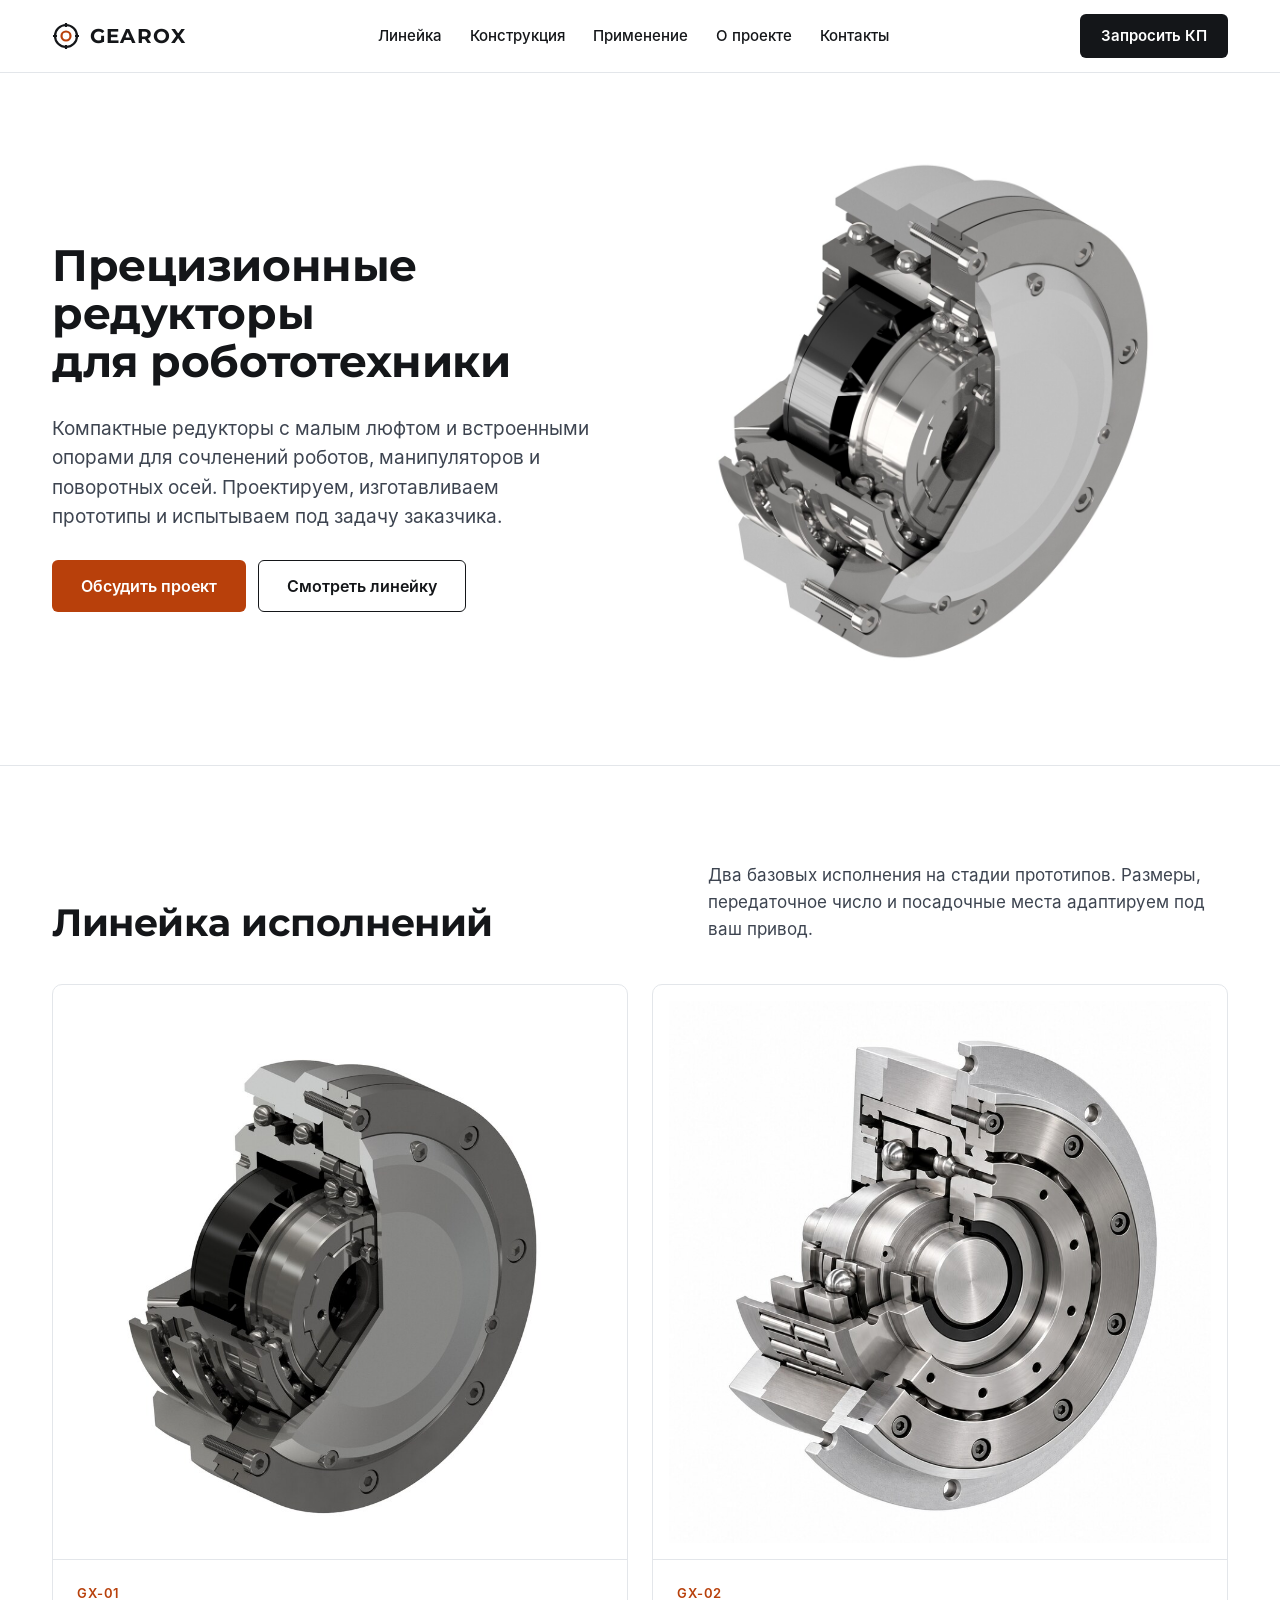
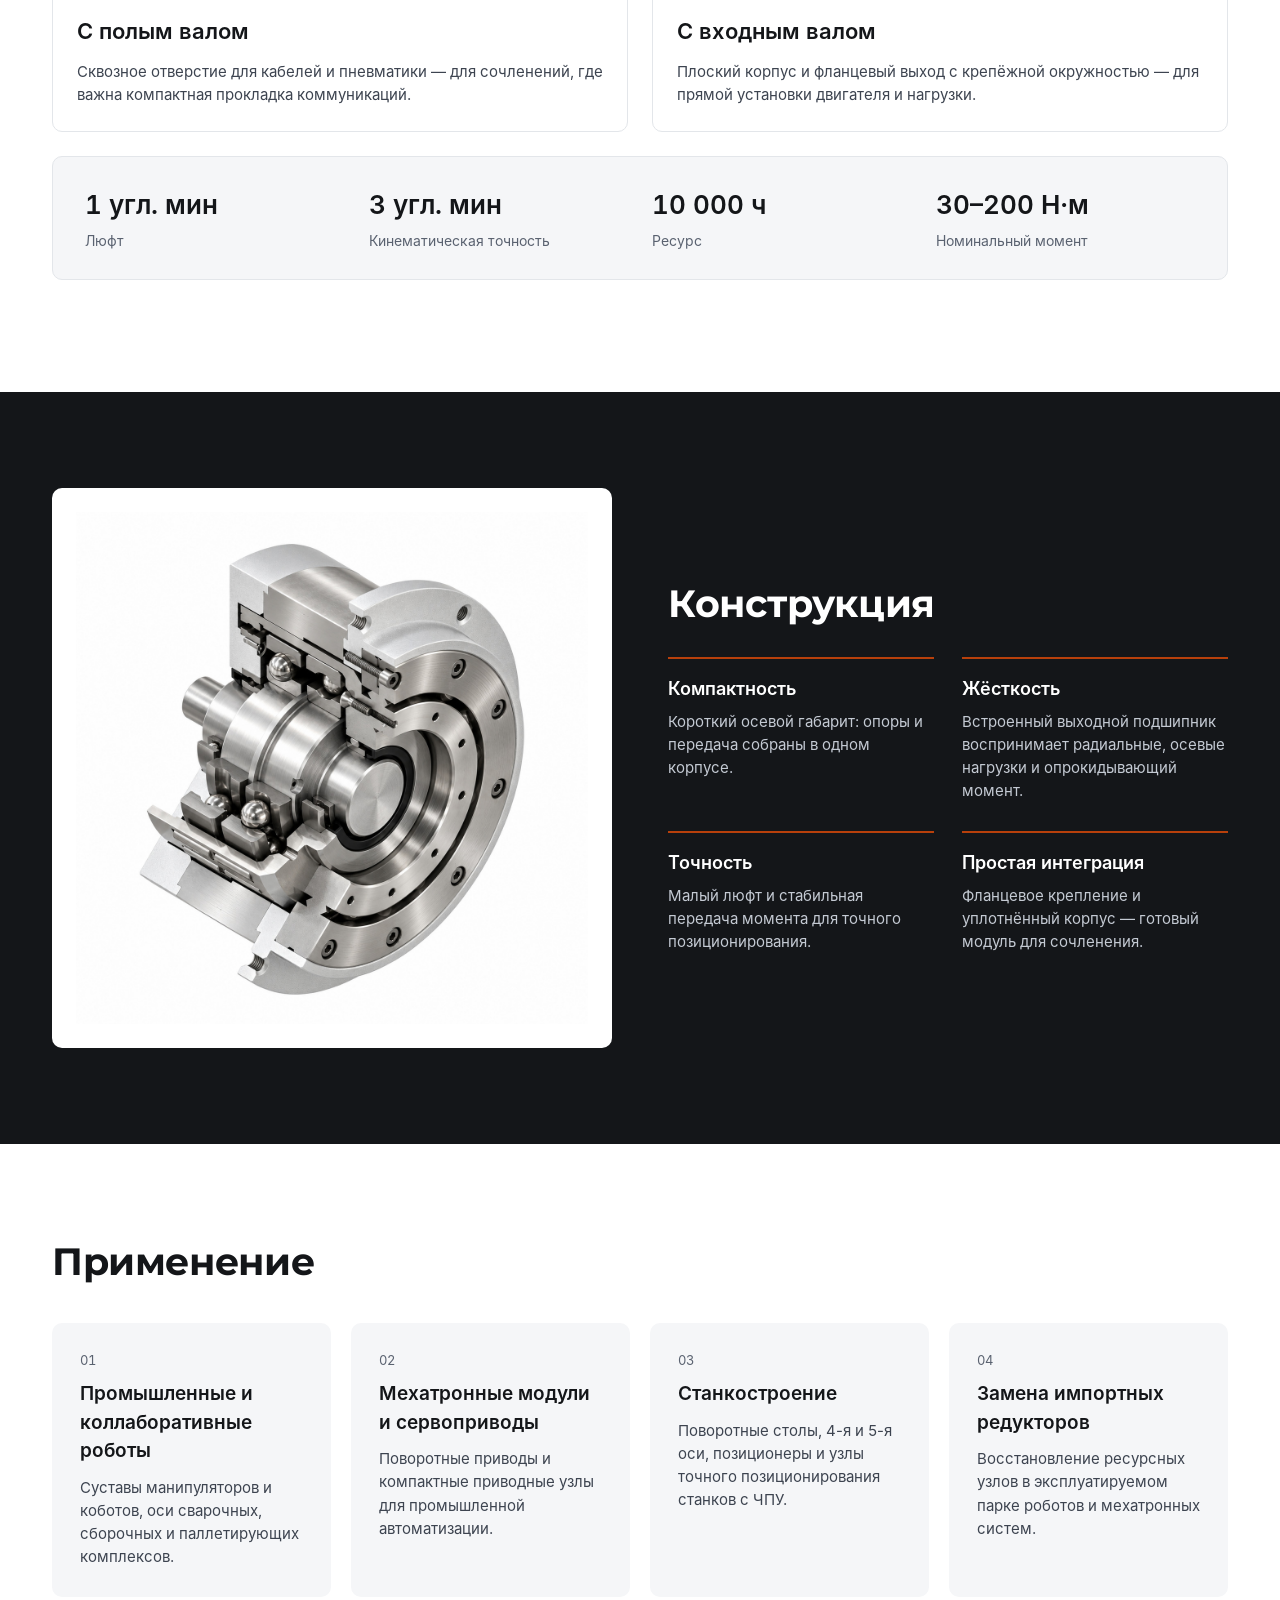
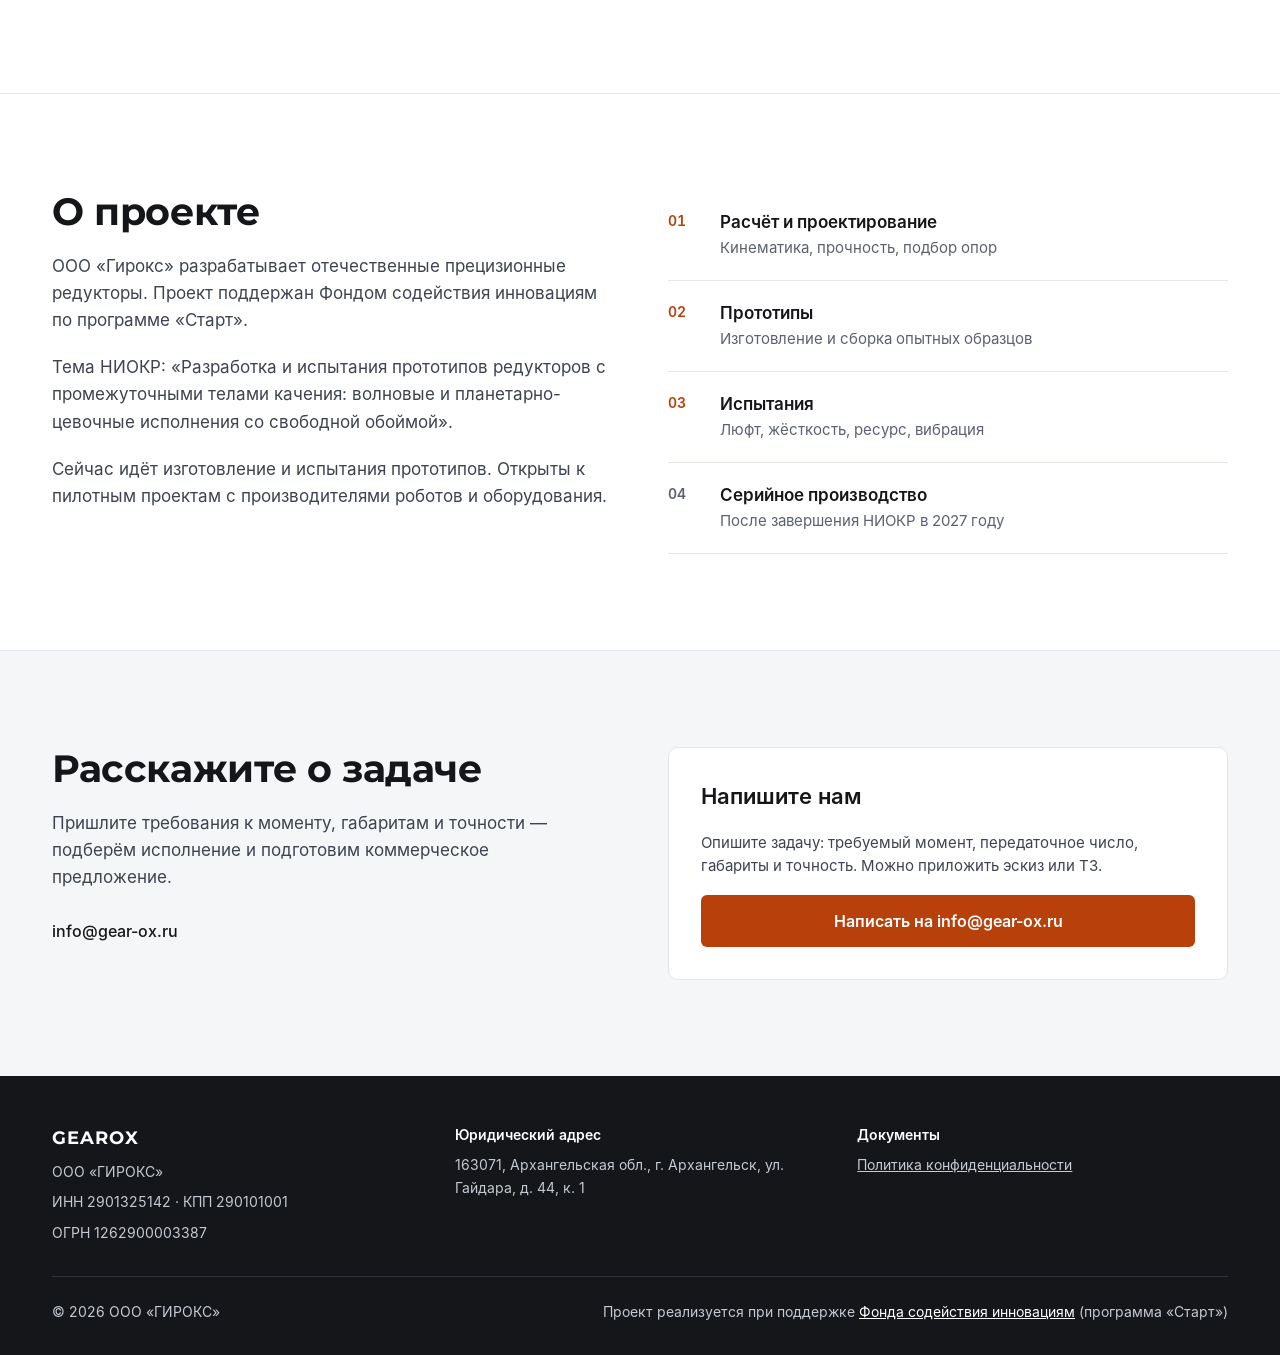
<file: index.html>
<!doctype html>
<html lang="ru">
<head>
<meta charset="utf-8">
<meta name="viewport" content="width=device-width, initial-scale=1">
<title>Gearox — прецизионные редукторы для робототехники | ООО «ГИРОКС»</title>
<meta name="description" content="Разработка и испытания прецизионных редукторов с промежуточными телами качения для роботов, мехатронных модулей и станков. Люфт 1 угл. мин, ресурс 10 000 ч, момент 30–200 Н·м.">
<link rel="canonical" href="https://gear-ox.ru/">
<meta name="robots" content="index, follow">
<meta name="theme-color" content="#141619">
<link rel="icon" href="favicon.svg" type="image/svg+xml">
<link rel="icon" href="favicon.ico" sizes="32x32">
<link rel="apple-touch-icon" href="apple-touch-icon.png">
<meta property="og:type" content="website">
<meta property="og:locale" content="ru_RU">
<meta property="og:site_name" content="Gearox">
<meta property="og:title" content="Gearox — прецизионные редукторы для робототехники">
<meta property="og:description" content="Компактные редукторы с малым люфтом для роботов, мехатронных модулей и станков. ООО «ГИРОКС».">
<meta property="og:url" content="https://gear-ox.ru/">
<meta property="og:image" content="https://gear-ox.ru/assets/img/og.jpg">
<meta property="og:image:width" content="1200">
<meta property="og:image:height" content="630">
<meta name="twitter:card" content="summary_large_image">
<link rel="preload" href="assets/fonts/montserrat-700.woff" as="font" type="font/woff" crossorigin>
<link rel="stylesheet" href="assets/style.css">
<script type="application/ld+json">
{"@context":"https://schema.org","@type":"Organization","name":"ООО «ГИРОКС»","alternateName":"Gearox","url":"https://gear-ox.ru/","logo":"https://gear-ox.ru/favicon.svg","email":"info@gear-ox.ru","taxID":"2901325142"}
</script>
</head>
<body>
<a class="skip" href="#main">Перейти к содержимому</a>

<header class="header">
<div class="wrap">
<a class="logo" href="#top" aria-label="Gearox — на главную">
<svg width="28" height="28" viewBox="0 0 28 28" fill="none" aria-hidden="true"><circle cx="14" cy="14" r="11" stroke="#141619" stroke-width="2.2"/><circle cx="14" cy="14" r="4.5" stroke="#B8400B" stroke-width="2.2"/><path d="M14 1v4M14 23v4M1 14h4M23 14h4" stroke="#141619" stroke-width="2.2"/></svg>
<span>GEAROX</span>
</a>
<nav class="nav" aria-label="Основная навигация">
<a href="#line">Линейка</a>
<a href="#design">Конструкция</a>
<a href="#apps">Применение</a>
<a href="#about">О проекте</a>
<a href="#contact">Контакты</a>
</nav>
<a class="btn btn-dark" href="#contact">Запросить КП</a>
</div>
</header>

<main id="main">

<section id="top" class="wrap hero">
<div class="hero-text">
<h1>Прецизионные редукторы для&nbsp;робототехники</h1>
<p class="lead">Компактные редукторы с малым люфтом и встроенными опорами для сочленений роботов, манипуляторов и поворотных осей. Проектируем, изготавливаем прототипы и испытываем под задачу заказчика.</p>
<div class="actions">
<a class="btn btn-accent" href="#contact">Обсудить проект</a>
<a class="btn btn-outline" href="#line">Смотреть линейку</a>
</div>
</div>
<div class="hero-img">
<img src="assets/img/hero.jpg" width="1200" height="1200" alt="Редуктор Gearox в разрезе: корпус, тела качения и выходной фланец" fetchpriority="high">
</div>
</section>

<div class="rule"></div>

<section id="line" class="wrap section">
<div class="section-head">
<h2>Линейка исполнений</h2>
<p class="body">Два базовых исполнения на стадии прототипов. Размеры, передаточное число и посадочные места адаптируем под ваш привод.</p>
</div>
<div class="cards">
<article class="card">
<div class="card-img"><img src="assets/img/gx-01.jpg" width="900" height="900" loading="lazy" alt="Исполнение GX-01 с полым валом, разрез"></div>
<div class="card-body">
<div class="label">GX-01</div>
<h3>С полым валом</h3>
<p class="small">Сквозное отверстие для кабелей и пневматики — для сочленений, где важна компактная прокладка коммуникаций.</p>
</div>
</article>
<article class="card">
<div class="card-img"><img src="assets/img/gx-02.jpg" width="900" height="900" loading="lazy" alt="Исполнение GX-02 с входным валом, разрез"></div>
<div class="card-body">
<div class="label">GX-02</div>
<h3>С входным валом</h3>
<p class="small">Плоский корпус и фланцевый выход с крепёжной окружностью — для прямой установки двигателя и нагрузки.</p>
</div>
</article>
</div>
<dl class="specs" aria-label="Характеристики">
<div><dt>Люфт</dt><dd>1 угл. мин</dd></div>
<div><dt>Кинематическая точность</dt><dd>3 угл. мин</dd></div>
<div><dt>Ресурс</dt><dd>10&nbsp;000 ч</dd></div>
<div><dt>Номинальный момент</dt><dd>30–200 Н·м</dd></div>
</dl>
</section>

<section id="design" class="dark">
<div class="wrap section design">
<div class="design-img"><img src="assets/img/design.jpg" width="1254" height="1254" loading="lazy" alt="Разрез редуктора: корпус, шариковые и роликовые опоры, уплотнение"></div>
<div>
<h2>Конструкция</h2>
<div class="features">
<div><h3>Компактность</h3><p>Короткий осевой габарит: опоры и передача собраны в одном корпусе.</p></div>
<div><h3>Жёсткость</h3><p>Встроенный выходной подшипник воспринимает радиальные, осевые нагрузки и опрокидывающий момент.</p></div>
<div><h3>Точность</h3><p>Малый люфт и стабильная передача момента для точного позиционирования.</p></div>
<div><h3>Простая интеграция</h3><p>Фланцевое крепление и уплотнённый корпус — готовый модуль для сочленения.</p></div>
</div>
</div>
</div>
</section>

<section id="apps" class="wrap section">
<h2>Применение</h2>
<div class="apps">
<div class="app"><div class="num">01</div><h3>Промышленные и коллаборативные роботы</h3><p class="small">Суставы манипуляторов и коботов, оси сварочных, сборочных и паллетирующих комплексов.</p></div>
<div class="app"><div class="num">02</div><h3>Мехатронные модули и сервоприводы</h3><p class="small">Поворотные приводы и компактные приводные узлы для промышленной автоматизации.</p></div>
<div class="app"><div class="num">03</div><h3>Станкостроение</h3><p class="small">Поворотные столы, 4-я и 5-я оси, позиционеры и узлы точного позиционирования станков с ЧПУ.</p></div>
<div class="app"><div class="num">04</div><h3>Замена импортных редукторов</h3><p class="small">Восстановление ресурсных узлов в эксплуатируемом парке роботов и мехатронных систем.</p></div>
</div>
</section>

<section id="about" class="rule">
<div class="wrap section two">
<div class="stack">
<h2>О проекте</h2>
<p class="body">ООО «Гирокс» разрабатывает отечественные прецизионные редукторы. Проект поддержан Фондом содействия инновациям по программе «Старт».</p>
<p class="body">Тема НИОКР: «Разработка и испытания прототипов редукторов с промежуточными телами качения: волновые и планетарно-цевочные исполнения со свободной обоймой».</p>
<p class="body">Сейчас идёт изготовление и испытания прототипов. Открыты к пилотным проектам с производителями роботов и оборудования.</p>
</div>
<ol class="steps">
<li><span class="n">01</span><div><strong>Расчёт и проектирование</strong><span class="d">Кинематика, прочность, подбор опор</span></div></li>
<li><span class="n">02</span><div><strong>Прототипы</strong><span class="d">Изготовление и сборка опытных образцов</span></div></li>
<li><span class="n">03</span><div><strong>Испытания</strong><span class="d">Люфт, жёсткость, ресурс, вибрация</span></div></li>
<li><span class="n off">04</span><div><strong>Серийное производство</strong><span class="d">После завершения НИОКР в 2027 году</span></div></li>
</ol>
</div>
</section>

<section id="contact" class="contact">
<div class="wrap section two">
<div class="stack">
<h2>Расскажите о задаче</h2>
<p class="body">Пришлите требования к моменту, габаритам и точности — подберём исполнение и подготовим коммерческое предложение.</p>
<div class="contacts">
<a href="mailto:info@gear-ox.ru">info@gear-ox.ru</a>
</div>
</div>
<div class="form">
<h3 style="font-size:22px">Напишите нам</h3>
<p class="small">Опишите задачу: требуемый момент, передаточное число, габариты и точность. Можно приложить эскиз или ТЗ.</p>
<a class="btn btn-accent" href="mailto:info@gear-ox.ru?subject=%D0%97%D0%B0%D0%BF%D1%80%D0%BE%D1%81%20%D1%81%20%D1%81%D0%B0%D0%B9%D1%82%D0%B0%20Gearox">Написать на info@gear-ox.ru</a>
</div>
</div>
</section>

</main>

<footer class="footer">
<div class="wrap">
<div class="footer-grid">
<div><span class="brand">GEAROX</span><span>ООО «ГИРОКС»</span><span>ИНН 2901325142 · КПП 290101001</span><span>ОГРН 1262900003387</span></div>
<div><span class="t">Юридический адрес</span><span>163071, Архангельская обл., г. Архангельск, ул. Гайдара, д. 44, к. 1</span></div>
<div><span class="t">Документы</span><a href="privacy.html">Политика конфиденциальности</a></div>
</div>
<div class="footer-bottom"><span>© 2026 ООО «ГИРОКС»</span><span>Проект реализуется при поддержке <a href="https://fasie.ru" rel="noopener" style="color:#fff">Фонда содействия инновациям</a> (программа «Старт»)</span></div>
</div>
</footer>

</body>
</html>
</file>
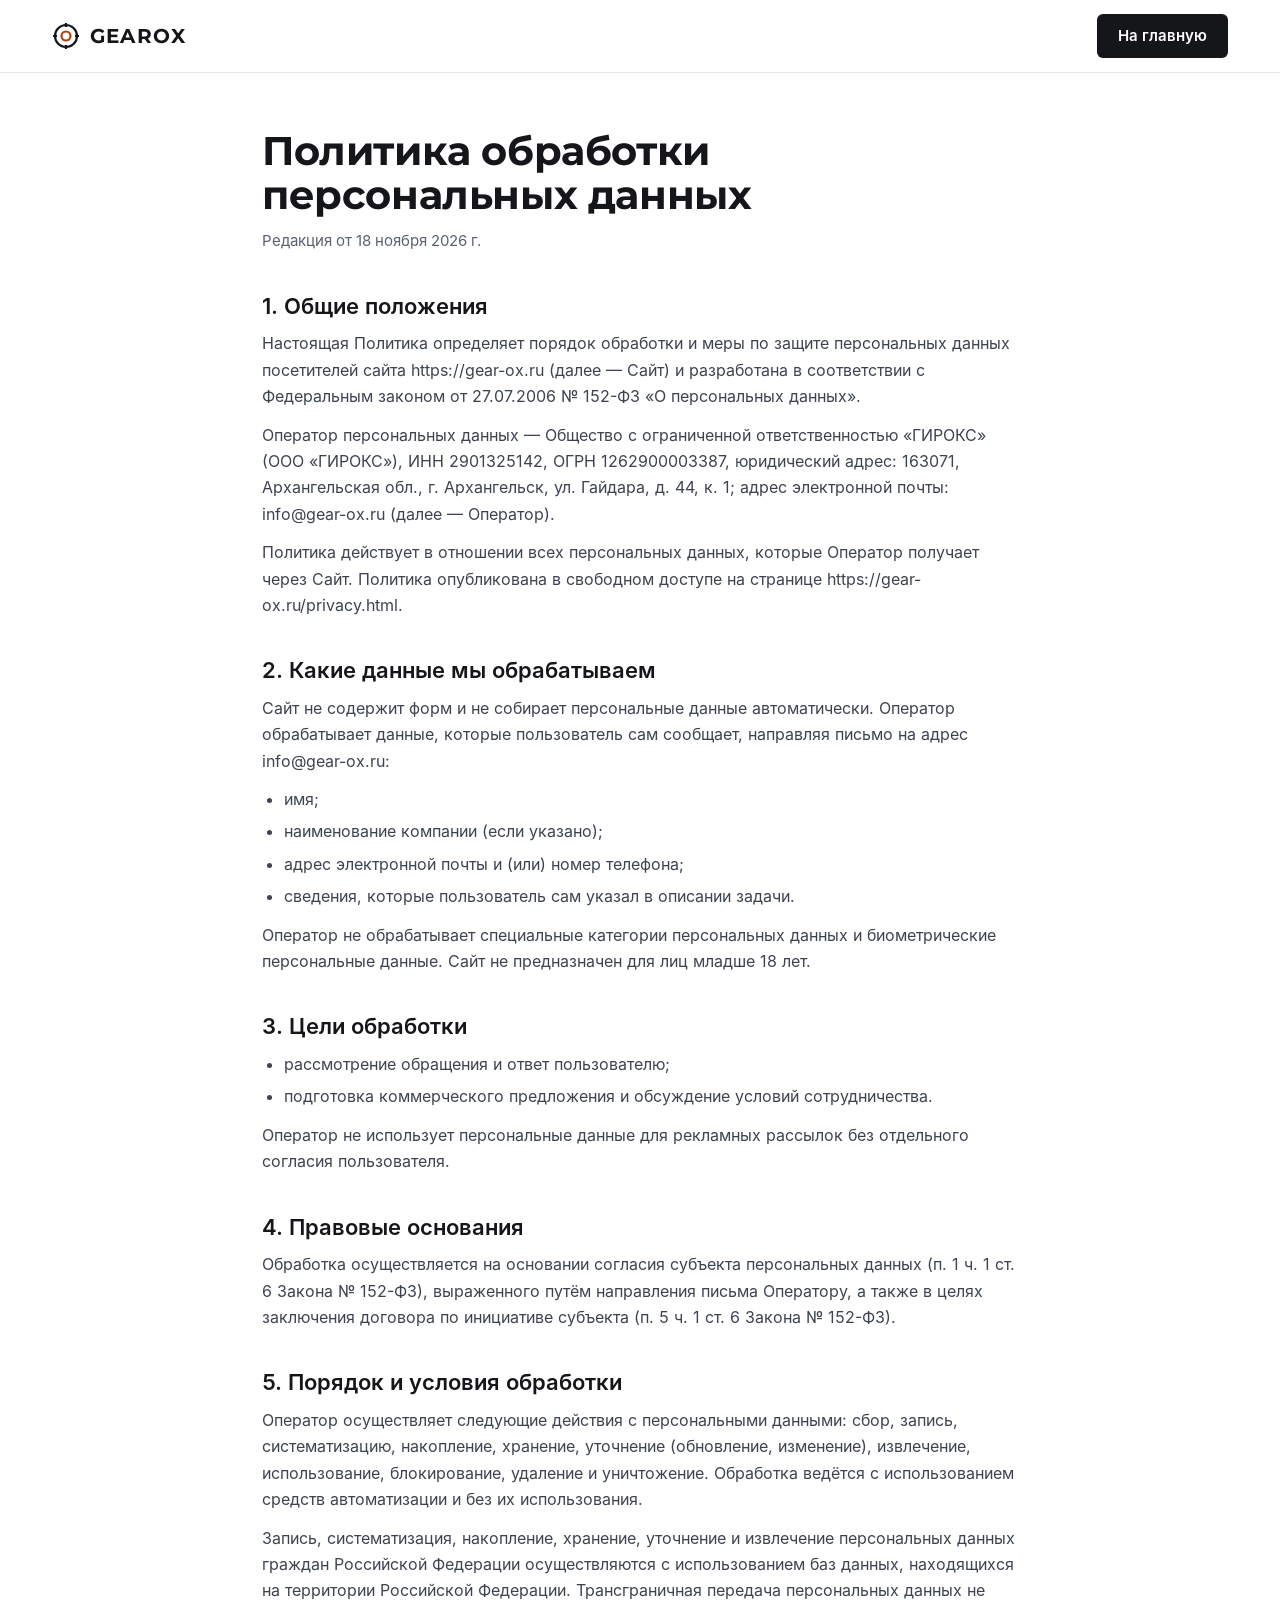
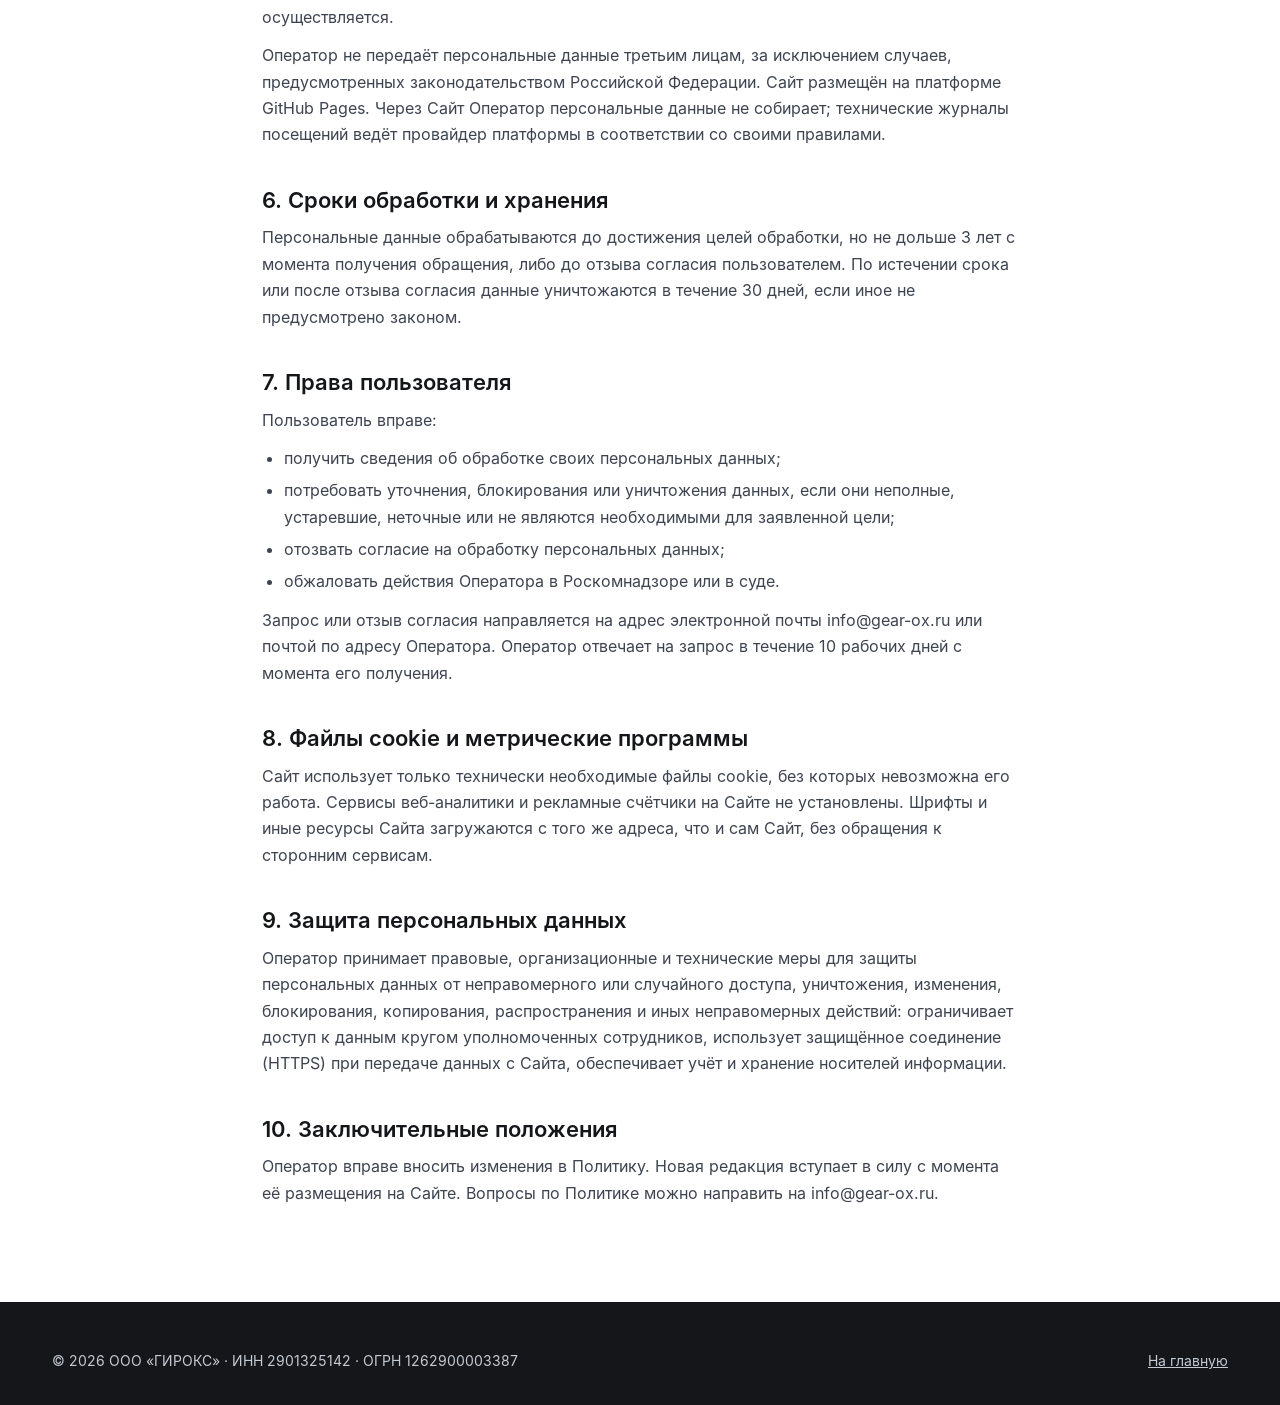
<file: privacy.html>
<!doctype html>
<html lang="ru">
<head>
<meta charset="utf-8">
<meta name="viewport" content="width=device-width, initial-scale=1">
<title>Политика обработки персональных данных | ООО «ГИРОКС»</title>
<meta name="description" content="Политика ООО «ГИРОКС» в отношении обработки персональных данных посетителей сайта Gearox.">
<link rel="canonical" href="https://gear-ox.ru/privacy.html">
<link rel="icon" href="favicon.svg" type="image/svg+xml">
<link rel="stylesheet" href="assets/style.css">
</head>
<body>
<header class="header">
<div class="wrap">
<a class="logo" href="index.html" aria-label="Gearox — на главную"><svg width="28" height="28" viewBox="0 0 28 28" fill="none" aria-hidden="true"><circle cx="14" cy="14" r="11" stroke="#141619" stroke-width="2.2"/><circle cx="14" cy="14" r="4.5" stroke="#B8400B" stroke-width="2.2"/><path d="M14 1v4M14 23v4M1 14h4M23 14h4" stroke="#141619" stroke-width="2.2"/></svg><span>GEAROX</span></a>
<a class="btn btn-dark" href="index.html">На главную</a>
</div>
</header>
<main class="wrap doc">
<h1>Политика обработки персональных данных</h1>
<p class="meta">Редакция от 18 ноября 2026 г.</p>

<h2>1. Общие положения</h2>
<p>Настоящая Политика определяет порядок обработки и меры по защите персональных данных посетителей сайта https://gear-ox.ru (далее — Сайт) и разработана в соответствии с Федеральным законом от 27.07.2006 № 152-ФЗ «О персональных данных».</p>
<p>Оператор персональных данных — Общество с ограниченной ответственностью «ГИРОКС» (ООО «ГИРОКС»), ИНН 2901325142, ОГРН 1262900003387, юридический адрес: 163071, Архангельская обл., г. Архангельск, ул. Гайдара, д. 44, к. 1; адрес электронной почты: info@gear-ox.ru (далее — Оператор).</p>
<p>Политика действует в отношении всех персональных данных, которые Оператор получает через Сайт. Политика опубликована в свободном доступе на странице https://gear-ox.ru/privacy.html.</p>

<h2>2. Какие данные мы обрабатываем</h2>
<p>Сайт не содержит форм и не собирает персональные данные автоматически. Оператор обрабатывает данные, которые пользователь сам сообщает, направляя письмо на адрес info@gear-ox.ru:</p>
<ul>
<li>имя;</li>
<li>наименование компании (если указано);</li>
<li>адрес электронной почты и (или) номер телефона;</li>
<li>сведения, которые пользователь сам указал в описании задачи.</li>
</ul>
<p>Оператор не обрабатывает специальные категории персональных данных и биометрические персональные данные. Сайт не предназначен для лиц младше 18 лет.</p>

<h2>3. Цели обработки</h2>
<ul>
<li>рассмотрение обращения и ответ пользователю;</li>
<li>подготовка коммерческого предложения и обсуждение условий сотрудничества.</li>
</ul>
<p>Оператор не использует персональные данные для рекламных рассылок без отдельного согласия пользователя.</p>

<h2>4. Правовые основания</h2>
<p>Обработка осуществляется на основании согласия субъекта персональных данных (п. 1 ч. 1 ст. 6 Закона № 152-ФЗ), выраженного путём направления письма Оператору, а также в целях заключения договора по инициативе субъекта (п. 5 ч. 1 ст. 6 Закона № 152-ФЗ).</p>

<h2>5. Порядок и условия обработки</h2>
<p>Оператор осуществляет следующие действия с персональными данными: сбор, запись, систематизацию, накопление, хранение, уточнение (обновление, изменение), извлечение, использование, блокирование, удаление и уничтожение. Обработка ведётся с использованием средств автоматизации и без их использования.</p>
<p>Запись, систематизация, накопление, хранение, уточнение и извлечение персональных данных граждан Российской Федерации осуществляются с использованием баз данных, находящихся на территории Российской Федерации. Трансграничная передача персональных данных не осуществляется.</p>
<p>Оператор не передаёт персональные данные третьим лицам, за исключением случаев, предусмотренных законодательством Российской Федерации. Сайт размещён на платформе GitHub Pages. Через Сайт Оператор персональные данные не собирает; технические журналы посещений ведёт провайдер платформы в соответствии со своими правилами.</p>

<h2>6. Сроки обработки и хранения</h2>
<p>Персональные данные обрабатываются до достижения целей обработки, но не дольше 3 лет с момента получения обращения, либо до отзыва согласия пользователем. По истечении срока или после отзыва согласия данные уничтожаются в течение 30 дней, если иное не предусмотрено законом.</p>

<h2>7. Права пользователя</h2>
<p>Пользователь вправе:</p>
<ul>
<li>получить сведения об обработке своих персональных данных;</li>
<li>потребовать уточнения, блокирования или уничтожения данных, если они неполные, устаревшие, неточные или не являются необходимыми для заявленной цели;</li>
<li>отозвать согласие на обработку персональных данных;</li>
<li>обжаловать действия Оператора в Роскомнадзоре или в суде.</li>
</ul>
<p>Запрос или отзыв согласия направляется на адрес электронной почты info@gear-ox.ru или почтой по адресу Оператора. Оператор отвечает на запрос в течение 10 рабочих дней с момента его получения.</p>

<h2>8. Файлы cookie и метрические программы</h2>
<p>Сайт использует только технически необходимые файлы cookie, без которых невозможна его работа. Сервисы веб-аналитики и рекламные счётчики на Сайте не установлены. Шрифты и иные ресурсы Сайта загружаются с того же адреса, что и сам Сайт, без обращения к сторонним сервисам.</p>

<h2>9. Защита персональных данных</h2>
<p>Оператор принимает правовые, организационные и технические меры для защиты персональных данных от неправомерного или случайного доступа, уничтожения, изменения, блокирования, копирования, распространения и иных неправомерных действий: ограничивает доступ к данным кругом уполномоченных сотрудников, использует защищённое соединение (HTTPS) при передаче данных с Сайта, обеспечивает учёт и хранение носителей информации.</p>

<h2>10. Заключительные положения</h2>
<p>Оператор вправе вносить изменения в Политику. Новая редакция вступает в силу с момента её размещения на Сайте. Вопросы по Политике можно направить на info@gear-ox.ru.</p>
</main>
<footer class="footer"><div class="wrap"><div class="footer-bottom" style="margin-top:0;border:0;padding-top:0"><span>© 2026 ООО «ГИРОКС» · ИНН 2901325142 · ОГРН 1262900003387</span><a href="index.html">На главную</a></div></div></footer>
</body>
</html>
</file>
<file: assets/style.css>
@font-face{font-family:Inter;src:url(fonts/inter-400.woff) format("woff");font-weight:400;font-display:swap}
@font-face{font-family:Inter;src:url(fonts/inter-500.woff) format("woff");font-weight:500;font-display:swap}
@font-face{font-family:Inter;src:url(fonts/inter-600.woff) format("woff");font-weight:600;font-display:swap}
@font-face{font-family:Montserrat;src:url(fonts/montserrat-700.woff) format("woff");font-weight:700;font-display:swap}

:root{--ink:#141619;--text:#3D4450;--muted:#5A6270;--line:#E3E6EA;--soft:#F5F6F8;--accent:#B8400B;--accent-dark:#9A3509;--on-dark:#C4CAD3}
*{box-sizing:border-box}
html{scroll-behavior:smooth;-webkit-text-size-adjust:100%}
body{margin:0;background:#fff;color:var(--ink);font-family:Inter,system-ui,-apple-system,"Segoe UI",Roboto,sans-serif;font-size:16px;line-height:1.5}
img{max-width:100%;height:auto;display:block}
a{color:var(--ink)}a:hover{color:var(--accent)}
:focus-visible{outline:3px solid var(--accent);outline-offset:2px}
.wrap{max-width:1240px;margin:0 auto;padding:0 32px}
@media (max-width:600px){.wrap{padding:0 20px}}
.skip{position:absolute;left:-9999px}.skip:focus{left:16px;top:16px;background:#fff;padding:8px 12px;z-index:10}
h1,h2{font-family:Montserrat,Inter,sans-serif;font-weight:700;margin:0;letter-spacing:-.01em}
h1{font-size:clamp(28px,3.4vw,48px);line-height:1.1}
h2{font-size:clamp(28px,3vw,42px);line-height:1.12}
h3{margin:0;font-weight:600}
p{margin:0}
.lead{font-size:19px;line-height:1.55;color:var(--text);max-width:540px}
.body{font-size:17px;line-height:1.6;color:var(--text)}
.small{font-size:15px;line-height:1.55;color:var(--text)}
.label{font-size:13px;font-weight:600;letter-spacing:.04em;color:var(--accent)}
.btn{display:inline-flex;align-items:center;justify-content:center;min-height:52px;padding:0 28px;border-radius:6px;font-weight:600;font-size:16px;text-decoration:none;border:1.5px solid transparent;cursor:pointer;font-family:inherit}
.btn-accent{background:var(--accent);color:#fff}.btn-accent:hover{background:var(--accent-dark);color:#fff}
.btn-outline{border-color:var(--ink);color:var(--ink);background:transparent}.btn-outline:hover{background:var(--ink);color:#fff}
.btn-dark{background:var(--ink);color:#fff;min-height:44px;padding:0 20px;font-size:15px}.btn-dark:hover{background:#000;color:#fff}

/* header */
.header{border-bottom:1px solid var(--line);background:#fff;position:sticky;top:0;z-index:5}
.header .wrap{display:flex;flex-wrap:wrap;align-items:center;justify-content:space-between;gap:12px 32px;padding-top:14px;padding-bottom:14px}
.logo{display:flex;align-items:center;gap:10px;text-decoration:none;color:var(--ink)}
.logo span{font-family:Montserrat,sans-serif;font-weight:700;font-size:20px;letter-spacing:.06em}
.nav{display:flex;flex-wrap:wrap;gap:4px 28px;font-size:15px;font-weight:500}
.nav a{text-decoration:none;padding:10px 0}
@media (max-width:860px){.header{position:static}.nav{order:3;width:100%;gap:0 20px}}

/* sections */
.hero{display:grid;grid-template-columns:repeat(auto-fit,minmax(min(100%,460px),1fr));gap:48px;align-items:center;padding-top:72px;padding-bottom:56px}
.hero-text{display:flex;flex-direction:column;gap:28px}
.actions{display:flex;flex-wrap:wrap;gap:12px}
.hero-img{display:flex;justify-content:center}.hero-img img{width:100%;max-width:600px}
.rule{border-top:1px solid var(--line)}
.section{padding-top:96px;padding-bottom:96px}
@media (max-width:600px){.section{padding-top:64px;padding-bottom:64px}.hero{padding-top:40px}}
.section-head{display:flex;flex-wrap:wrap;justify-content:space-between;align-items:flex-end;gap:16px 48px;margin-bottom:40px}
.section-head p{max-width:520px}
.cards{display:grid;grid-template-columns:repeat(auto-fit,minmax(min(100%,340px),1fr));gap:24px}
.card{border:1px solid var(--line);border-radius:10px;overflow:hidden;display:flex;flex-direction:column}
.card-img{padding:16px;border-bottom:1px solid var(--line)}.card-img img{width:100%;aspect-ratio:1/1;object-fit:contain}
.card-body{padding:24px;display:flex;flex-direction:column;gap:12px}.card-body h3{font-size:22px}
.specs{margin-top:24px;border:1px solid var(--line);border-radius:10px;background:var(--soft);padding:28px 32px;display:grid;grid-template-columns:repeat(auto-fit,minmax(200px,1fr));gap:24px}
.specs dt{font-size:14px;color:var(--muted);order:2}.specs dd{margin:0;font-size:26px;font-weight:600;font-variant-numeric:tabular-nums;order:1}
.specs div{display:flex;flex-direction:column;gap:6px}
.dark{background:var(--ink);color:#fff}
.design{display:grid;grid-template-columns:repeat(auto-fit,minmax(min(100%,460px),1fr));gap:56px;align-items:center}
.design-img{background:#fff;border-radius:10px;padding:24px}
.features{display:grid;grid-template-columns:repeat(auto-fit,minmax(220px,1fr));gap:28px;margin-top:32px}
.features div{border-top:2px solid var(--accent);padding-top:16px;display:flex;flex-direction:column;gap:8px}
.features h3{font-size:18px}.features p{font-size:15px;line-height:1.55;color:var(--on-dark)}
.apps{display:grid;grid-template-columns:repeat(auto-fit,minmax(240px,1fr));gap:20px;margin-top:40px}
.app{background:var(--soft);border-radius:10px;padding:28px;display:flex;flex-direction:column;gap:10px}
.app .num{font-size:13px;color:var(--muted);font-variant-numeric:tabular-nums}.app h3{font-size:19px}
.two{display:grid;grid-template-columns:repeat(auto-fit,minmax(min(100%,460px),1fr));gap:56px;align-items:start}
.stack{display:flex;flex-direction:column;gap:20px}
.steps{margin:0;padding:0;list-style:none}
.steps li{display:flex;gap:20px;padding:20px 0;border-bottom:1px solid var(--line)}
.steps .n{font-size:14px;font-weight:600;color:var(--accent);min-width:32px;font-variant-numeric:tabular-nums}
.steps .n.off{color:var(--muted)}
.steps strong{display:block;font-size:17px;font-weight:600}.steps span.d{font-size:15px;color:var(--muted)}
.contact{background:var(--soft);border-top:1px solid var(--line)}
.contacts{display:flex;flex-direction:column;gap:10px;font-size:16px;margin-top:8px}
.contacts a{text-decoration:none;font-weight:500}
.form{background:#fff;border:1px solid var(--line);border-radius:10px;padding:32px;display:flex;flex-direction:column;gap:18px}
@media (max-width:600px){.form{padding:20px}}
.row{display:grid;grid-template-columns:repeat(auto-fit,minmax(200px,1fr));gap:18px}
.field{display:flex;flex-direction:column;gap:6px;font-size:14px;font-weight:500}
.field input,.field textarea{min-height:44px;padding:10px 12px;border:1px solid #9AA2AE;border-radius:6px;font:inherit;font-weight:400;font-size:16px;color:var(--ink);background:#fff}
.field textarea{resize:vertical;min-height:110px}
.check{display:flex;gap:10px;align-items:flex-start;font-size:14px;line-height:1.5;color:var(--text)}
.check input{width:20px;height:20px;margin:1px 0 0;flex:none;accent-color:var(--accent)}
.hp{position:absolute;left:-9999px;width:1px;height:1px;overflow:hidden}
.notice{padding:14px 16px;border-radius:6px;font-size:15px}
.notice.ok{background:#E7F4EC;color:#14532D}.notice.err{background:#FDECEC;color:#7F1D1D}
.footer{background:var(--ink);color:var(--on-dark);font-size:14px;line-height:1.6}
.footer .wrap{padding-top:48px;padding-bottom:32px}
.footer-grid{display:grid;grid-template-columns:repeat(auto-fit,minmax(min(100%,260px),1fr));gap:32px}
.footer-grid div{display:flex;flex-direction:column;gap:8px}
.footer .t{color:#fff;font-weight:600}
.footer a{color:var(--on-dark)}.footer a:hover{color:#fff}
.footer-bottom{border-top:1px solid #2E333A;margin-top:32px;padding-top:24px;display:flex;flex-wrap:wrap;justify-content:space-between;gap:12px 32px}
.footer .brand{font-family:Montserrat,sans-serif;font-weight:700;font-size:18px;color:#fff;letter-spacing:.06em}

/* legal pages */
.doc{max-width:820px;padding-top:56px;padding-bottom:96px}
.doc h1{font-size:clamp(28px,3.4vw,40px);margin-bottom:12px}
.doc h2{font-size:22px;margin:40px 0 12px;font-family:Inter,sans-serif;font-weight:600;letter-spacing:0}
.doc p,.doc li{font-size:16px;line-height:1.65;color:var(--text)}
.doc p+p{margin-top:12px}
.doc ul{padding-left:22px;margin:12px 0}.doc li+li{margin-top:6px}
.doc .meta{color:var(--muted);font-size:15px}
</file>
